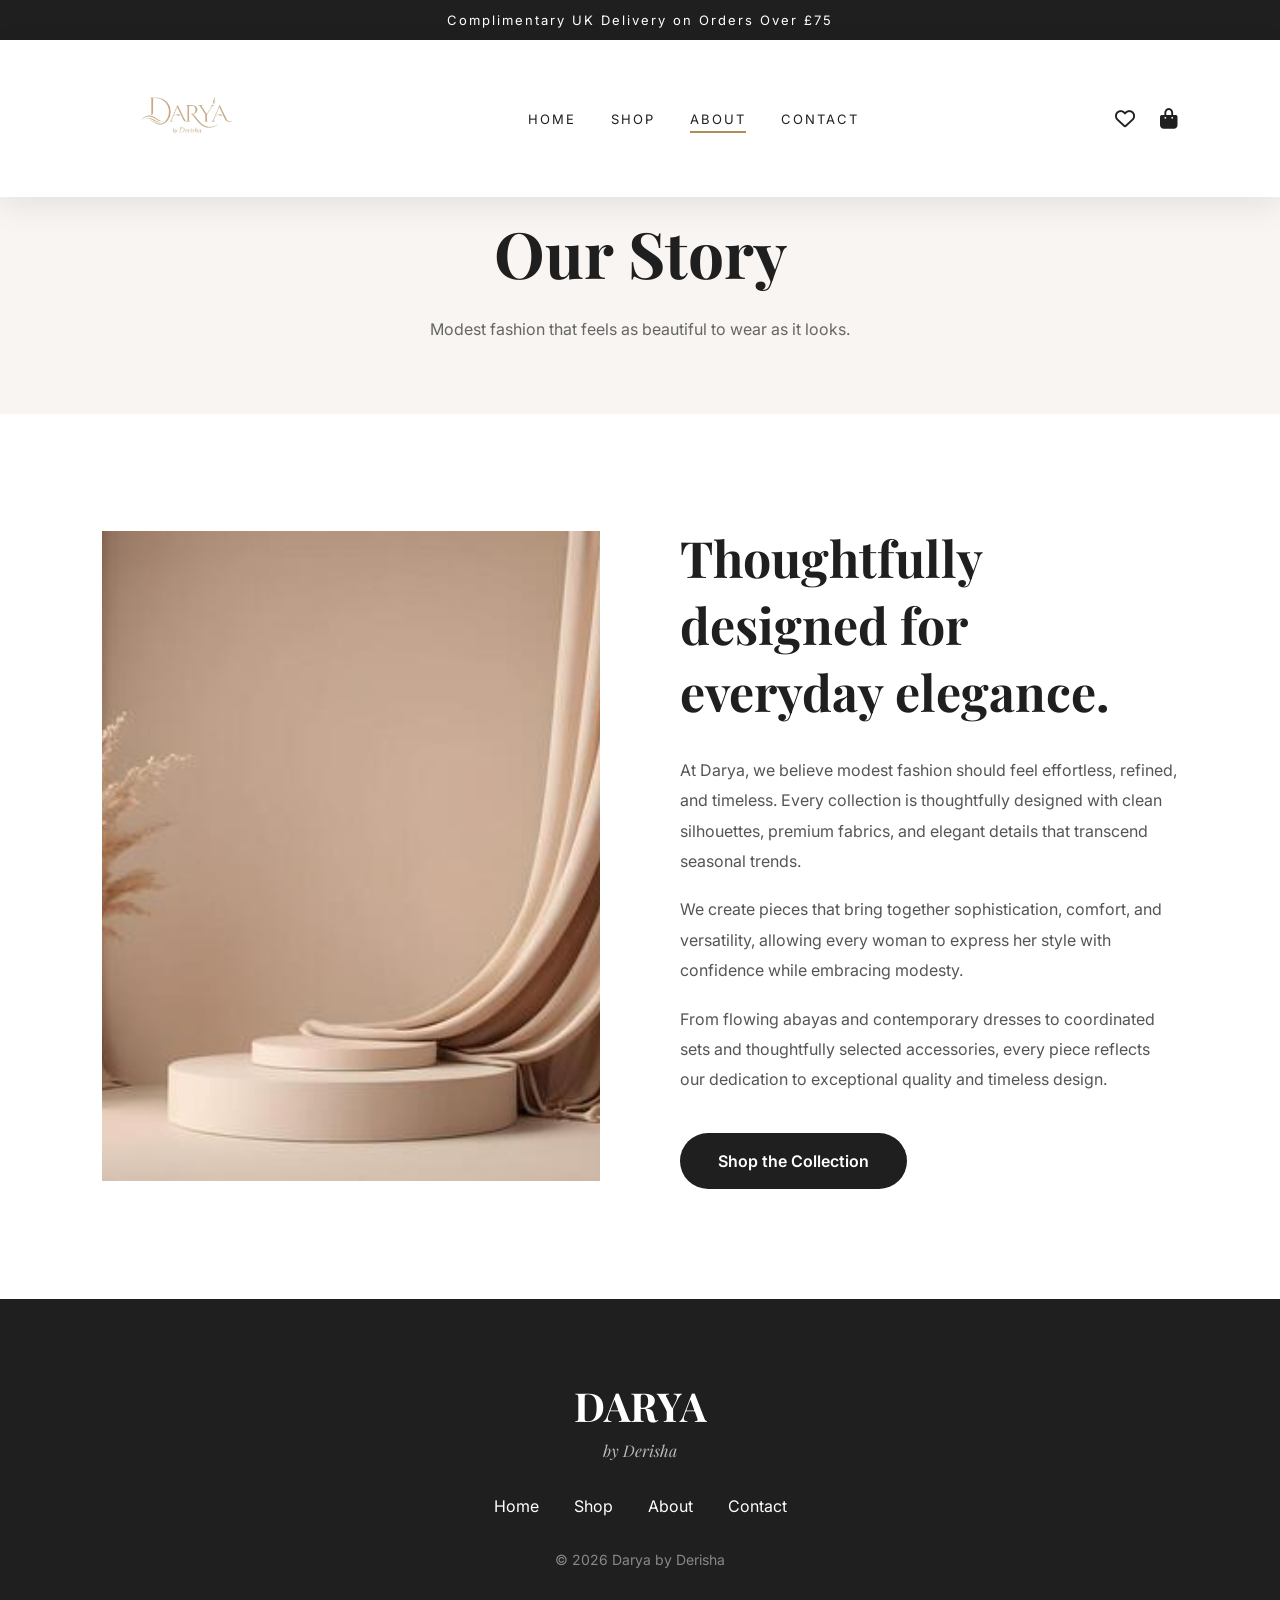
<file: about.html>
<!DOCTYPE html>
<html lang="en">
<head>
<meta charset="UTF-8">
<meta name="viewport" content="width=device-width, initial-scale=1.0">
<title>About | DARYA by Derisha</title>
<link rel="preconnect" href="https://fonts.googleapis.com">
<link rel="preconnect" href="https://fonts.gstatic.com" crossorigin>
<link href="https://fonts.googleapis.com/css2?family=Inter:wght@300;400;500;600&family=Playfair+Display:wght@500;600;700&display=swap" rel="stylesheet">
<link rel="stylesheet" href="https://cdnjs.cloudflare.com/ajax/libs/font-awesome/6.6.0/css/all.min.css">
<link rel="stylesheet" href="style.css">
</head>
<body data-solid>

<section class="page-hero">
  <h1>Our Story</h1>
  <p>Modest fashion that feels as beautiful to wear as it looks.</p>
</section>

<section class="section white story">
  <div><img src="images/brand-story.jpg" alt="Darya"></div>
  <div>
    <h2>Thoughtfully designed for everyday elegance.</h2>
    <div class="story-text">
      <p>At Darya, we believe modest fashion should feel effortless, refined, and timeless. Every collection is thoughtfully designed with clean silhouettes, premium fabrics, and elegant details that transcend seasonal trends.</p>
      <p>We create pieces that bring together sophistication, comfort, and versatility, allowing every woman to express her style with confidence while embracing modesty.</p>
      <p>From flowing abayas and contemporary dresses to coordinated sets and thoughtfully selected accessories, every piece reflects our dedication to exceptional quality and timeless design.</p>
    </div>
    <a href="shop.html" class="button dark">Shop the Collection</a>
  </div>
</section>

<script src="script.js"></script>
</body>
</html>
</file>
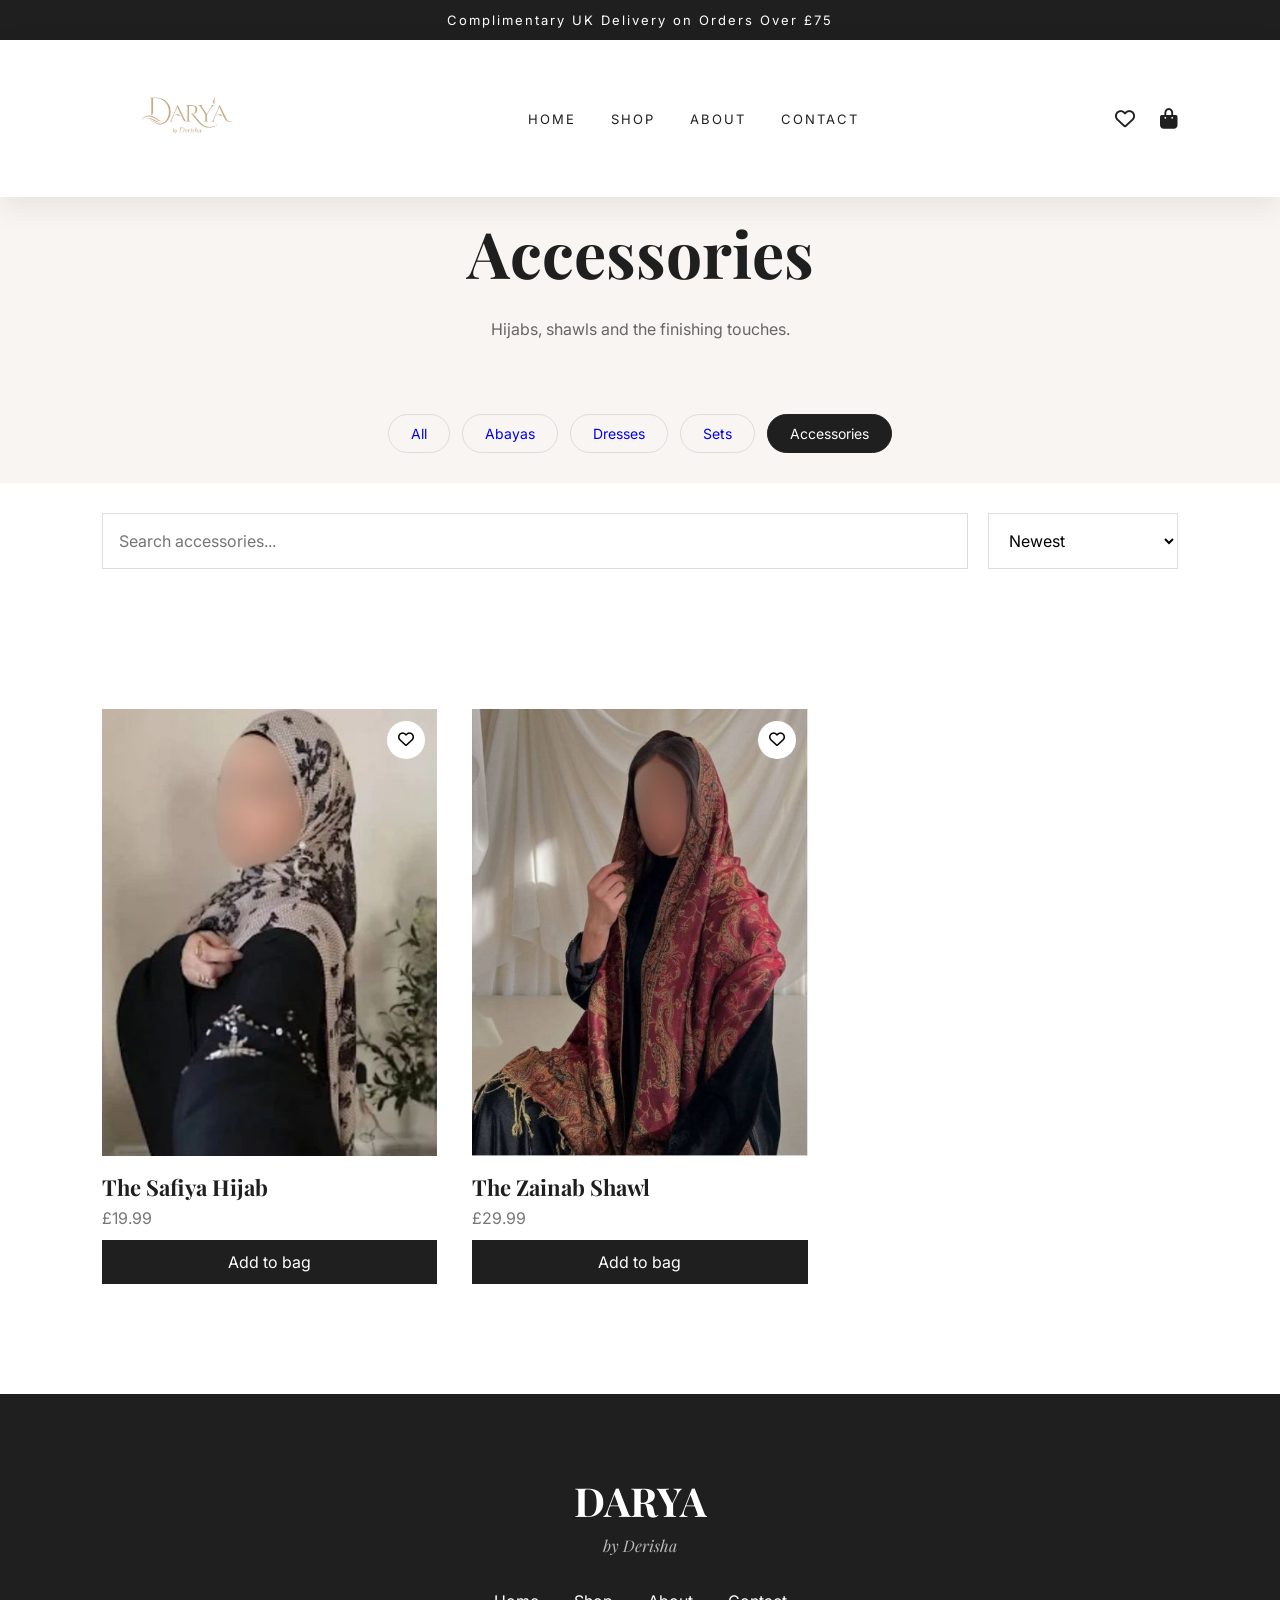
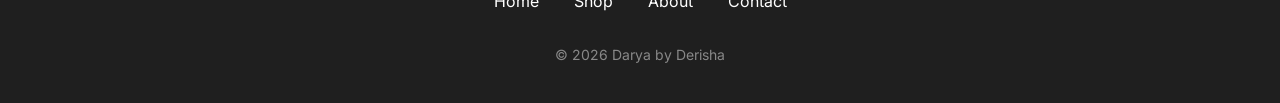
<file: accessories.html>
<!DOCTYPE html>
<html lang="en"><head><meta charset="UTF-8"><meta name="viewport" content="width=device-width, initial-scale=1.0"><title>Accessories | DARYA by Derisha</title>
<link href="https://fonts.googleapis.com/css2?family=Inter:wght@300;400;500;600&family=Playfair+Display:wght@500;600;700&display=swap" rel="stylesheet">
<link rel="stylesheet" href="https://cdnjs.cloudflare.com/ajax/libs/font-awesome/6.6.0/css/all.min.css">
<link rel="stylesheet" href="style.css"></head>
<body data-solid data-category="accessories" data-title="Accessories" data-blurb="Hijabs, shawls and the finishing touches.">
<script src="script.js"></script>
</body></html>
</file>
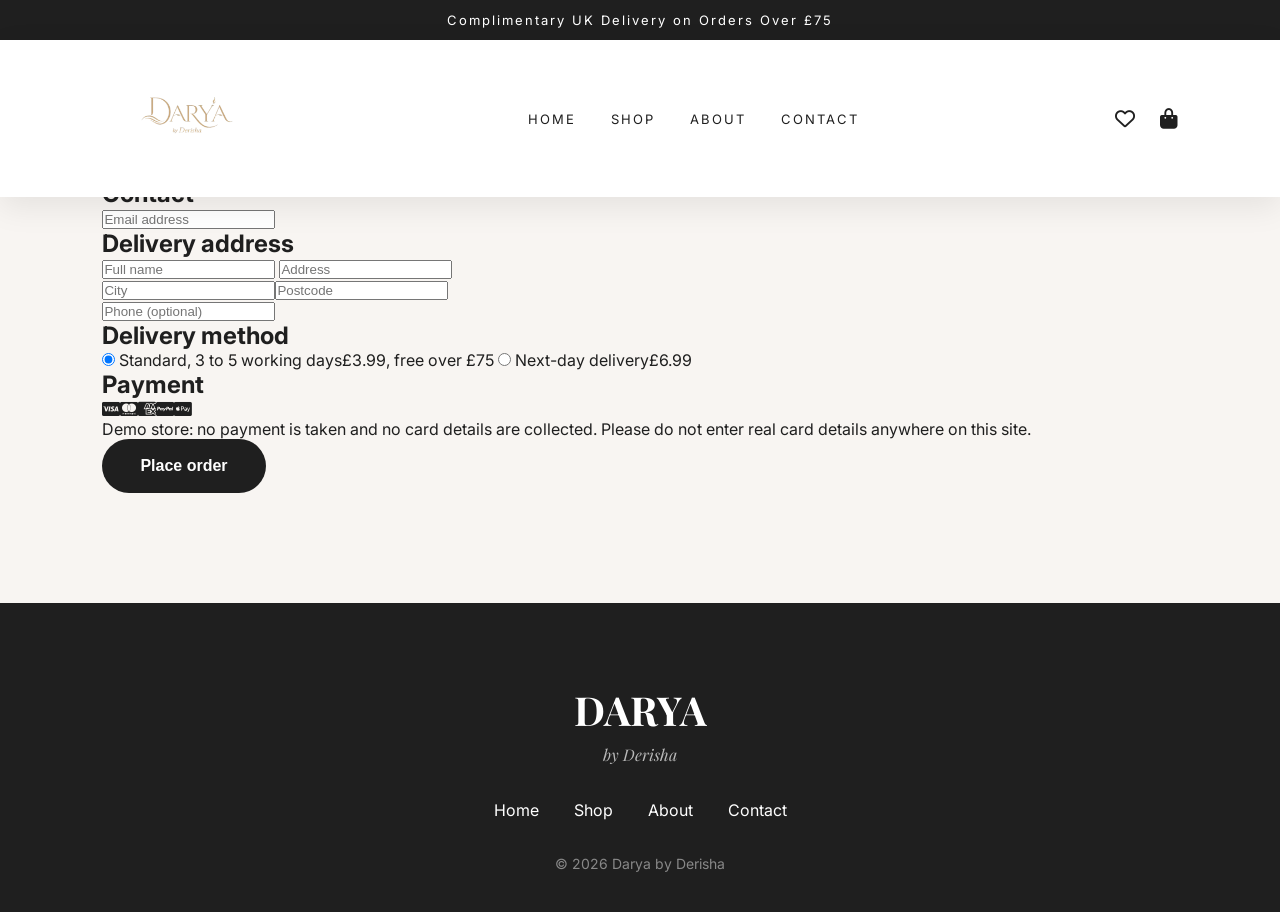
<file: checkout.html>
<!DOCTYPE html>
<html lang="en"><head><meta charset="UTF-8"><meta name="viewport" content="width=device-width, initial-scale=1.0"><title>Checkout | DARYA by Derisha</title>
<link href="https://fonts.googleapis.com/css2?family=Inter:wght@300;400;500;600&family=Playfair+Display:wght@500;600;700&display=swap" rel="stylesheet">
<link rel="stylesheet" href="https://cdnjs.cloudflare.com/ajax/libs/font-awesome/6.6.0/css/all.min.css">
<link rel="stylesheet" href="style.css"></head>
<body data-solid>
<section class="section checkout-wrap">
  <form id="co" class="co-form">
    <h1>Checkout</h1>
    <h2>Contact</h2>
    <input type="email" name="email" placeholder="Email address" aria-label="Email address" required>
    <h2>Delivery address</h2>
    <input type="text" placeholder="Full name" aria-label="Full name" required>
    <input type="text" placeholder="Address" aria-label="Address" required>
    <div class="two"><input type="text" placeholder="City" aria-label="City" required><input type="text" placeholder="Postcode" aria-label="Postcode" required></div>
    <input type="tel" placeholder="Phone (optional)" aria-label="Phone">
    <h2>Delivery method</h2>
    <label class="opt"><span><input type="radio" name="ship" value="standard" checked> Standard, 3 to 5 working days</span><span>£3.99, free over £75</span></label>
    <label class="opt"><span><input type="radio" name="ship" value="express"> Next-day delivery</span><span>£6.99</span></label>
    <h2>Payment</h2>
    <div class="pay-box">
      <span class="pay"><i class="fa-brands fa-cc-visa"></i><i class="fa-brands fa-cc-mastercard"></i><i class="fa-brands fa-cc-amex"></i><i class="fa-brands fa-cc-paypal"></i><i class="fa-brands fa-cc-apple-pay"></i></span>
      <p>Demo store: no payment is taken and no card details are collected. Please do not enter real card details anywhere on this site.</p>
    </div>
    <button class="button dark" type="submit">Place order</button>
  </form>
  <aside id="summary" aria-live="polite"></aside>
</section>
<script src="script.js"></script>
<script src="checkout.js"></script>
</body></html>
</file>
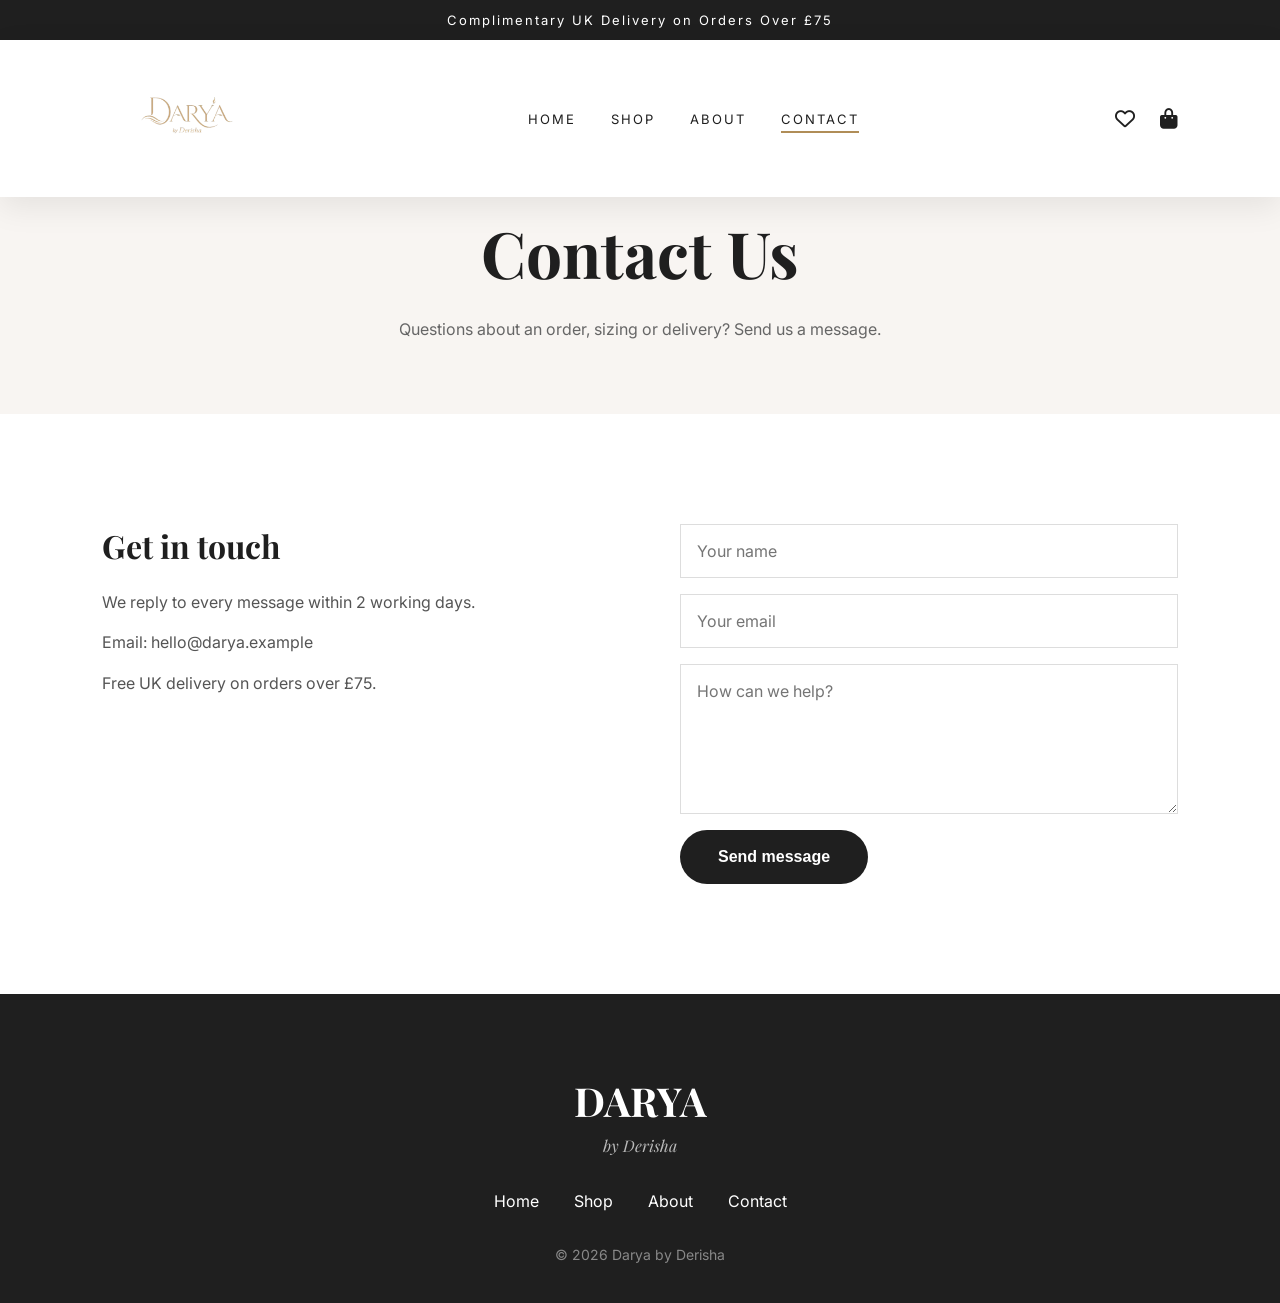
<file: contact.html>
<!DOCTYPE html>
<html lang="en">
<head>
<meta charset="UTF-8">
<meta name="viewport" content="width=device-width, initial-scale=1.0">
<title>Contact | DARYA by Derisha</title>
<link rel="preconnect" href="https://fonts.googleapis.com">
<link rel="preconnect" href="https://fonts.gstatic.com" crossorigin>
<link href="https://fonts.googleapis.com/css2?family=Inter:wght@300;400;500;600&family=Playfair+Display:wght@500;600;700&display=swap" rel="stylesheet">
<link rel="stylesheet" href="https://cdnjs.cloudflare.com/ajax/libs/font-awesome/6.6.0/css/all.min.css">
<link rel="stylesheet" href="style.css">
</head>
<body data-solid>

<section class="page-hero">
  <h1>Contact Us</h1>
  <p>Questions about an order, sizing or delivery? Send us a message.</p>
</section>

<section class="section white">
  <div class="contact-wrap">
    <div>
      <h2>Get in touch</h2>
      <p>We reply to every message within 2 working days.</p>
      <p>Email: hello@darya.example</p>
      <p>Free UK delivery on orders over £75.</p>
    </div>
    <form class="contact-form">
      <input type="text" placeholder="Your name" aria-label="Your name" required>
      <input type="email" placeholder="Your email" aria-label="Your email" required>
      <textarea placeholder="How can we help?" aria-label="Message" required></textarea>
      <button type="submit" class="button dark">Send message</button>
    </form>
  </div>
</section>

<script src="script.js"></script>
</body>
</html>
</file>
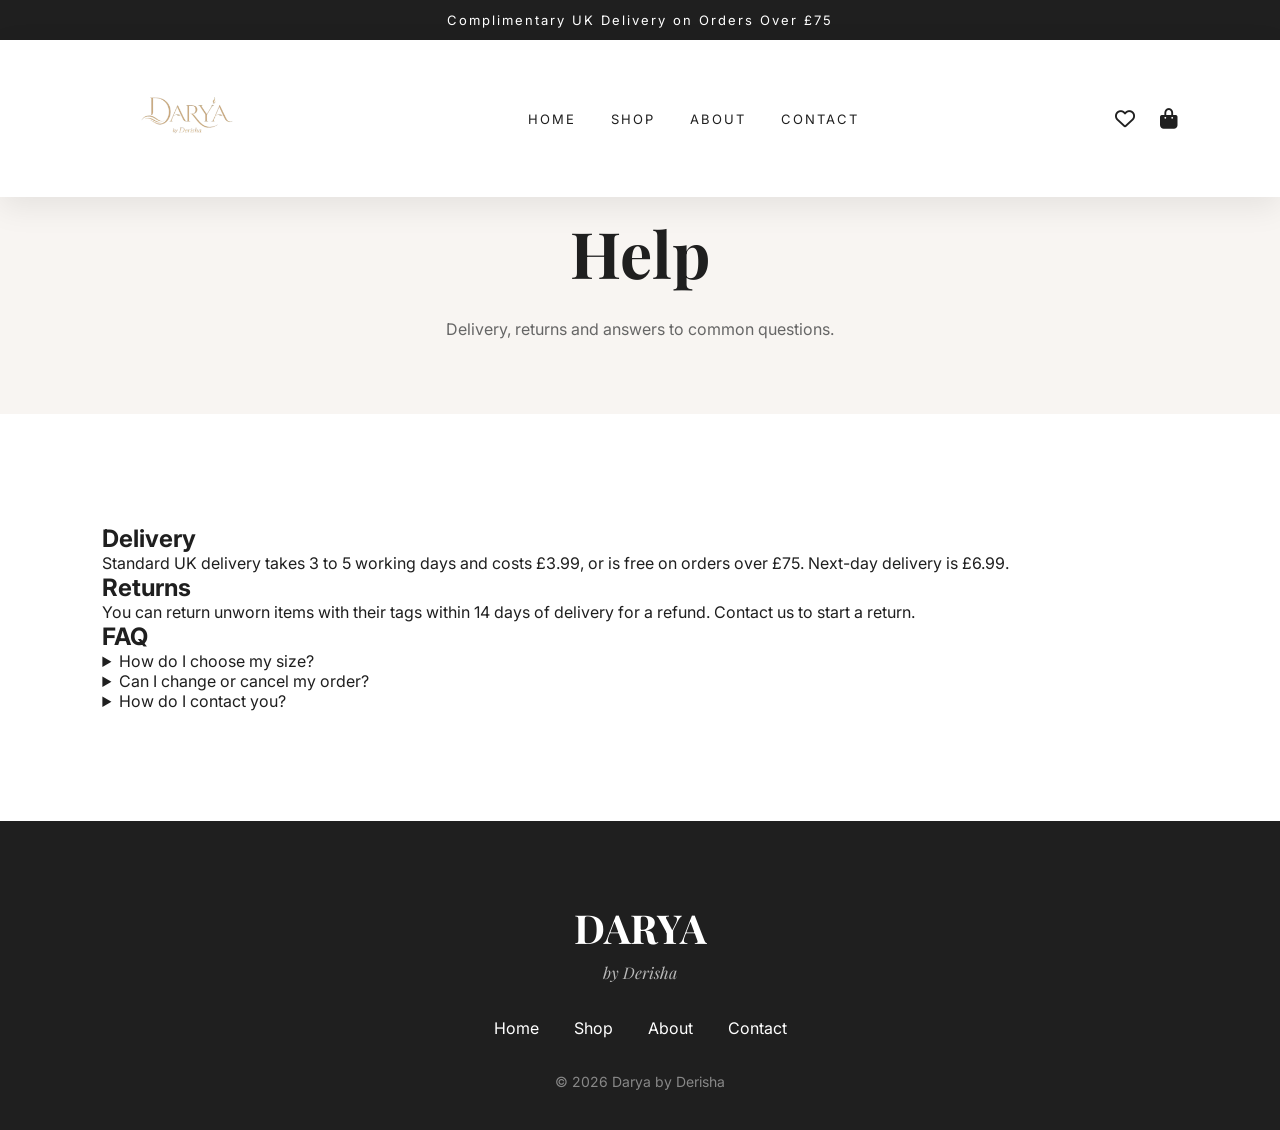
<file: help.html>
<!DOCTYPE html>
<html lang="en"><head><meta charset="UTF-8"><meta name="viewport" content="width=device-width, initial-scale=1.0"><title>Help | DARYA by Derisha</title>
<link href="https://fonts.googleapis.com/css2?family=Inter:wght@300;400;500;600&family=Playfair+Display:wght@500;600;700&display=swap" rel="stylesheet">
<link rel="stylesheet" href="https://cdnjs.cloudflare.com/ajax/libs/font-awesome/6.6.0/css/all.min.css">
<link rel="stylesheet" href="style.css"></head>
<body data-solid>
<section class="page-hero"><h1>Help</h1><p>Delivery, returns and answers to common questions.</p></section>
<section class="section white"><div class="faq">
  <h2 id="delivery">Delivery</h2>
  <p>Standard UK delivery takes 3 to 5 working days and costs £3.99, or is free on orders over £75. Next-day delivery is £6.99.</p>
  <h2 id="returns">Returns</h2>
  <p>You can return unworn items with their tags within 14 days of delivery for a refund. Contact us to start a return.</p>
  <h2 id="faq">FAQ</h2>
  <details><summary>How do I choose my size?</summary><p>Pick your usual size on the product page. If you are between sizes, we suggest sizing up for a more relaxed fit.</p></details>
  <details><summary>Can I change or cancel my order?</summary><p>Contact us as soon as possible and we will do our best to help before it ships.</p></details>
  <details><summary>How do I contact you?</summary><p>Use the <a href="contact.html">contact page</a> and we will reply within 2 working days.</p></details>
</div></section>
<script src="script.js"></script>
</body></html>
</file>
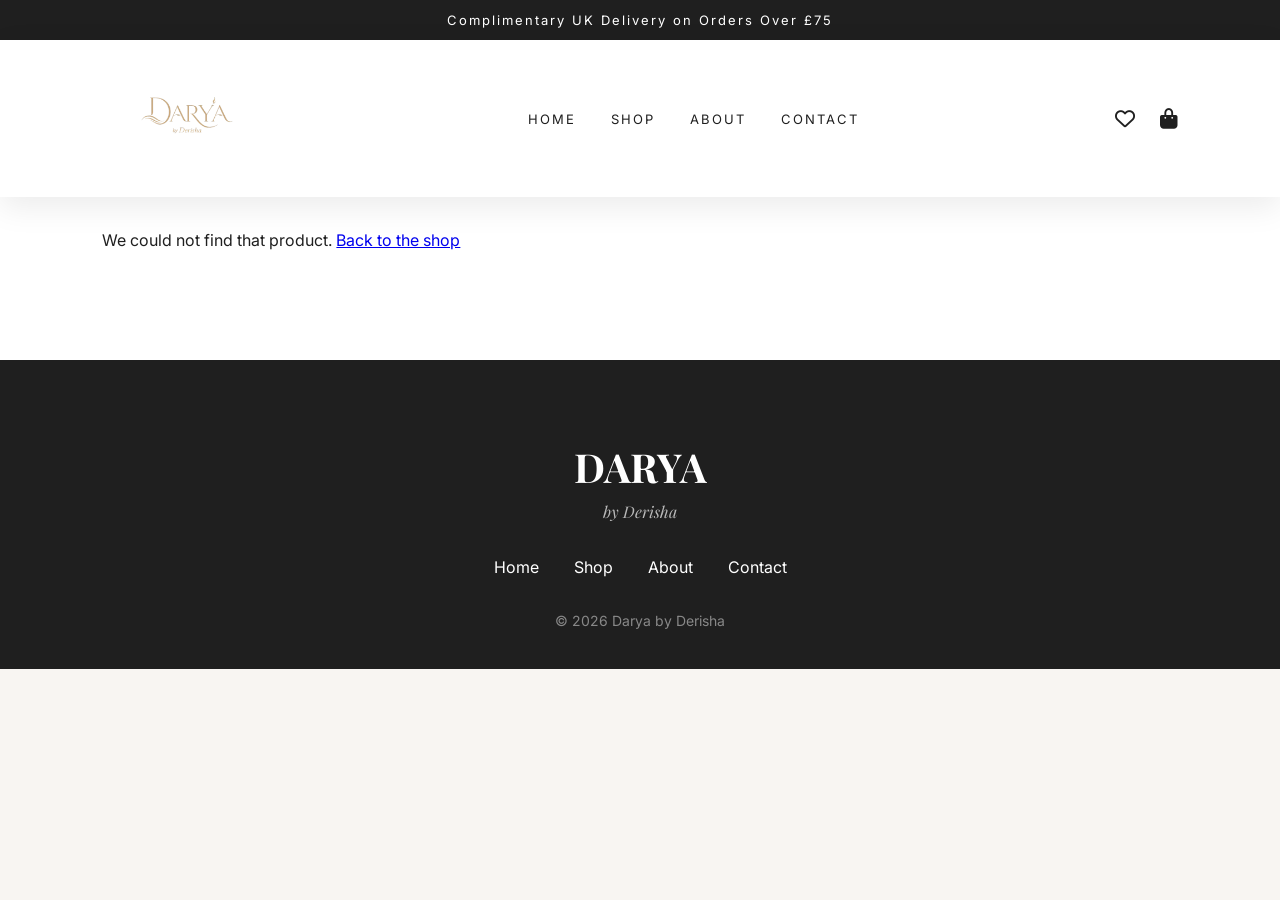
<file: product.html>
<!DOCTYPE html>
<html lang="en"><head><meta charset="UTF-8"><meta name="viewport" content="width=device-width, initial-scale=1.0"><title>Product | DARYA by Derisha</title>
<link href="https://fonts.googleapis.com/css2?family=Inter:wght@300;400;500;600&family=Playfair+Display:wght@500;600;700&display=swap" rel="stylesheet">
<link rel="stylesheet" href="https://cdnjs.cloudflare.com/ajax/libs/font-awesome/6.6.0/css/all.min.css">
<link rel="stylesheet" href="style.css"></head>
<body data-solid data-product>

<script src="script.js"></script>
</body></html>
</file>
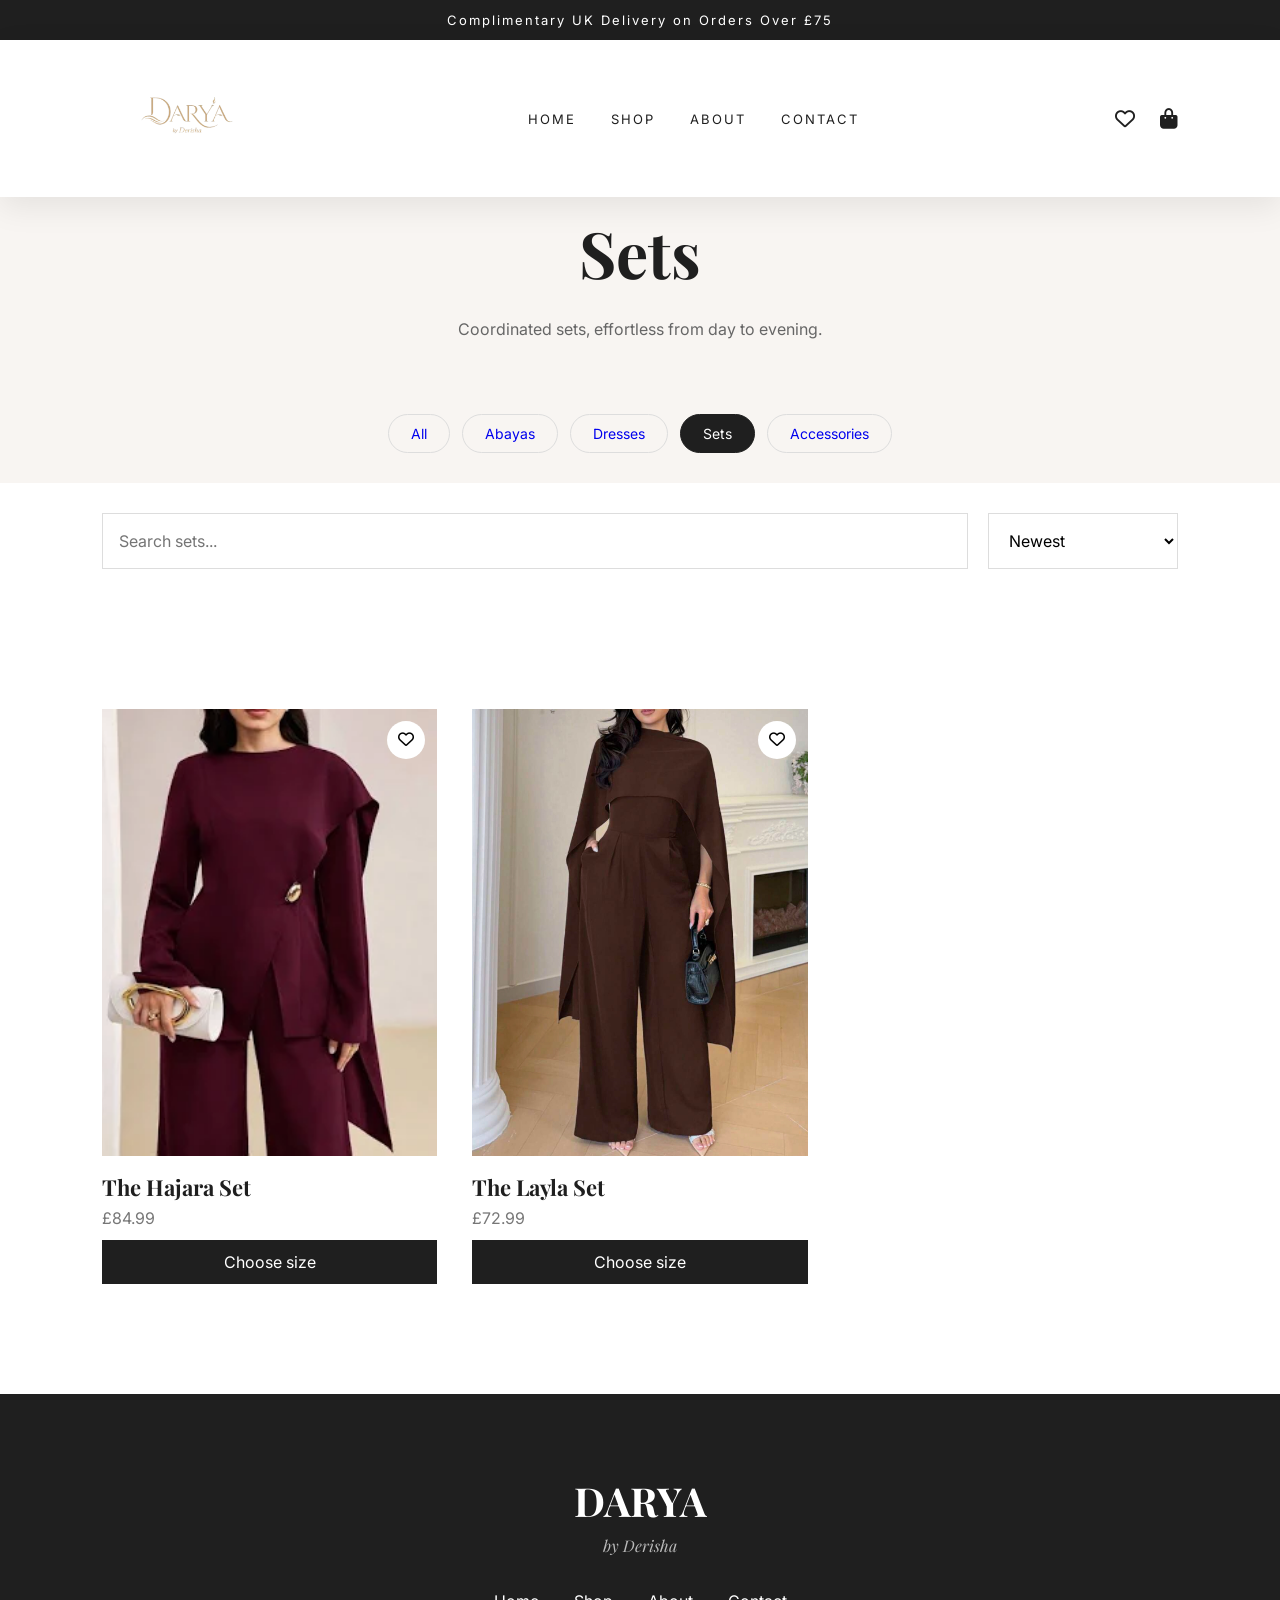
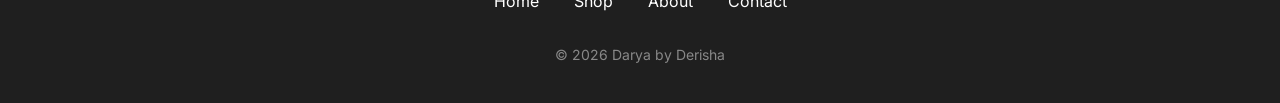
<file: sets.html>
<!DOCTYPE html>
<html lang="en"><head><meta charset="UTF-8"><meta name="viewport" content="width=device-width, initial-scale=1.0"><title>Sets | DARYA by Derisha</title>
<link href="https://fonts.googleapis.com/css2?family=Inter:wght@300;400;500;600&family=Playfair+Display:wght@500;600;700&display=swap" rel="stylesheet">
<link rel="stylesheet" href="https://cdnjs.cloudflare.com/ajax/libs/font-awesome/6.6.0/css/all.min.css">
<link rel="stylesheet" href="style.css"></head>
<body data-solid data-category="sets" data-title="Sets" data-blurb="Coordinated sets, effortless from day to evening.">
<script src="script.js"></script>
</body></html>
</file>
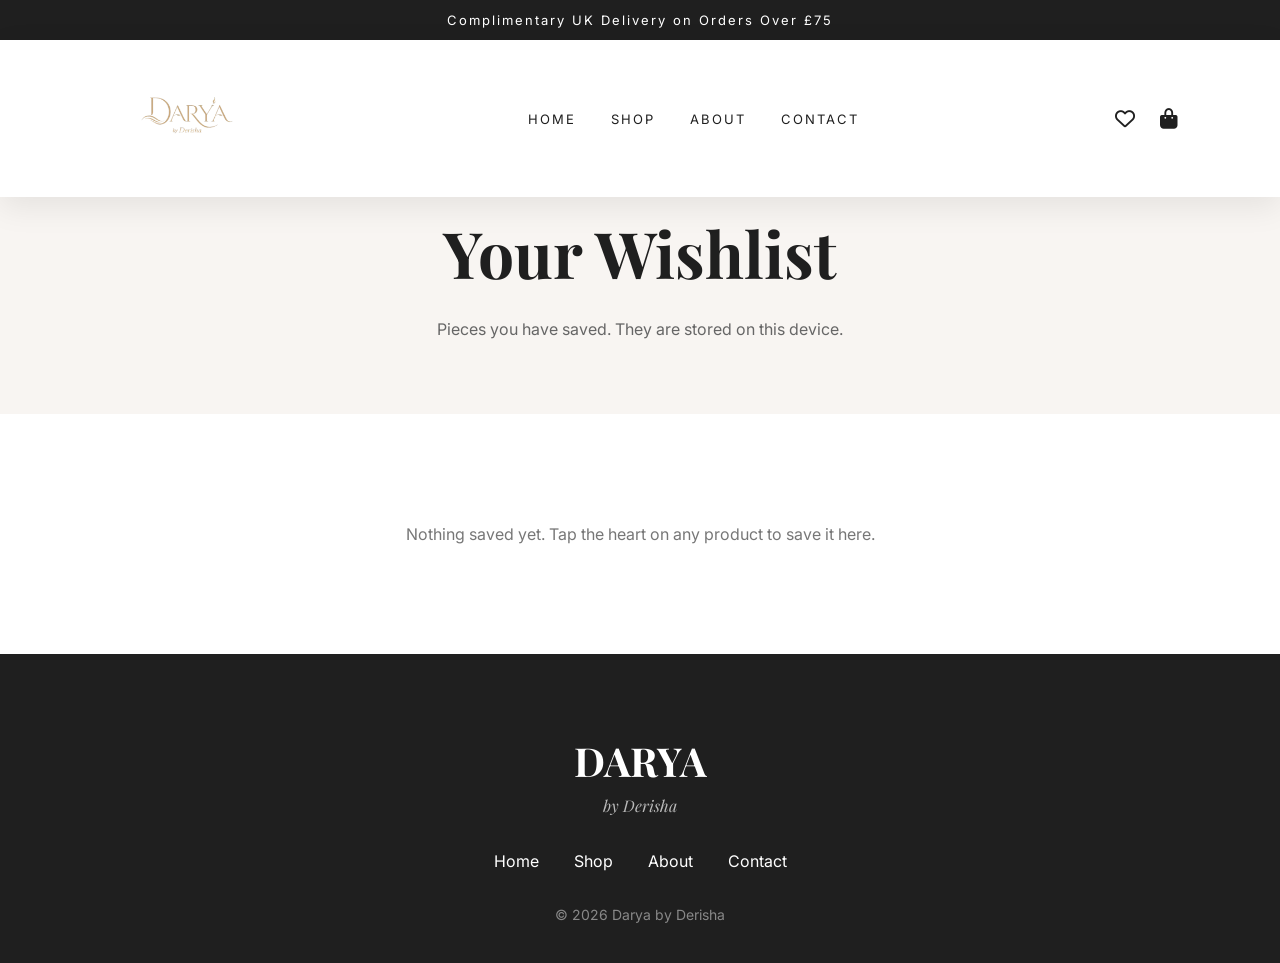
<file: wishlist.html>
<!DOCTYPE html>
<html lang="en"><head><meta charset="UTF-8"><meta name="viewport" content="width=device-width, initial-scale=1.0"><title>Wishlist | DARYA by Derisha</title>
<link href="https://fonts.googleapis.com/css2?family=Inter:wght@300;400;500;600&family=Playfair+Display:wght@500;600;700&display=swap" rel="stylesheet">
<link rel="stylesheet" href="https://cdnjs.cloudflare.com/ajax/libs/font-awesome/6.6.0/css/all.min.css">
<link rel="stylesheet" href="style.css"></head>
<body data-solid data-wishlist>
<section class="page-hero"><h1>Your Wishlist</h1><p>Pieces you have saved. They are stored on this device.</p></section>
<section class="section white"><div class="product-grid" data-products=""></div></section>
<script src="script.js"></script>
</body></html>
</file>
<file: style.css>
/* DARYA by Derisha - main stylesheet */
:root{--ink:#1F1F1F;--gold:#B08D57;--cream:#F8F5F2;--muted:#777;--serif:"Playfair Display",serif}
*{margin:0;padding:0;box-sizing:border-box}
html{scroll-behavior:smooth}
body{font-family:Inter,sans-serif;background:var(--cream);color:var(--ink);overflow-x:hidden}
img{display:block;max-width:100%}
:focus-visible{outline:2px solid var(--gold);outline-offset:3px}

/* announcement + header */
.announcement{background:var(--ink);color:#fff;text-align:center;height:40px;line-height:40px;font-size:13px;letter-spacing:2px}
header{position:fixed;top:40px;left:0;width:100%;display:flex;justify-content:space-between;align-items:center;gap:20px;padding:22px 8%;z-index:1000;transition:.4s}
header.scrolled,header.solid{background:#fff;box-shadow:0 10px 30px rgba(0,0,0,.08)}
header.scrolled{top:0;padding:14px 8%}
.logo-image{width:170px;height:auto;transition:.35s}
header.scrolled .logo-image{width:130px}
nav{display:flex;gap:35px}
nav a,.header-icons a{color:#fff;text-decoration:none;transition:.3s}
header.scrolled a,header.solid a{color:var(--ink)}
nav a{letter-spacing:2px;text-transform:uppercase;font-size:13px;position:relative}
nav a::after{content:"";position:absolute;left:0;bottom:-6px;width:0;height:2px;background:var(--gold);transition:.35s}
nav a:hover::after,nav a.active::after{width:100%}
.header-icons{display:flex;gap:25px;font-size:20px}
header .header-icons a:hover{color:var(--gold)}

/* hero */
.hero{position:relative;height:calc(100vh - 40px);min-height:520px}
.hero-image{width:100%;height:100%;object-fit:cover}
.overlay{position:absolute;inset:0;background:rgba(0,0,0,.35)}
.hero-content{position:absolute;top:50%;left:8%;right:8%;transform:translateY(-50%);color:#fff;max-width:650px}
.small-text{letter-spacing:4px;font-size:13px;margin-bottom:20px}
.hero h1{font-family:var(--serif);font-size:clamp(42px,7vw,72px);line-height:1.1;margin-bottom:25px}
.hero p:not(.small-text){font-size:18px;line-height:1.8;margin-bottom:35px}

/* buttons */
.button{display:inline-flex;align-items:center;gap:10px;background:#fff;color:var(--ink);text-decoration:none;padding:18px 38px;border-radius:50px;font-weight:600;border:none;cursor:pointer;font-size:16px;transition:.35s}
.button:hover{background:var(--gold);color:#fff;transform:translateY(-4px)}
.button.dark{background:var(--ink);color:#fff}

/* sections */
.section{padding:110px 8%}
.section.white{background:#fff}
.section-title{text-align:center;margin-bottom:60px}
.section-title p,.story-small{letter-spacing:4px;color:#888;font-size:13px;margin-bottom:12px}
.section-title h2,.story h2{font-family:var(--serif);font-size:clamp(32px,5vw,48px)}

/* collections */
.collection-grid{display:grid;grid-template-columns:repeat(2,1fr);gap:30px}
.collection-card{position:relative;display:block;overflow:hidden;border-radius:8px;color:#fff;text-decoration:none}
.collection-card::after{content:"";position:absolute;inset:0;background:linear-gradient(transparent 50%,rgba(0,0,0,.55))}
.collection-card img{width:100%;height:520px;object-fit:cover;transition:.6s}
.collection-card:hover img{transform:scale(1.06)}
.collection-text{position:absolute;left:30px;bottom:30px;z-index:1}
.collection-text h3{font-family:var(--serif);font-size:36px}

/* products */
.product-grid{display:grid;grid-template-columns:repeat(auto-fill,minmax(250px,1fr));gap:35px}
.thumb{position:relative;overflow:hidden;aspect-ratio:3/4;background:#eee}
.thumb img{width:100%;height:100%;object-fit:cover;transition:.5s}
.product-card:hover .thumb img{transform:scale(1.05)}
.wish{position:absolute;top:12px;right:12px;width:38px;height:38px;border:none;border-radius:50%;background:#fff;cursor:pointer;font-size:16px;transition:.3s}
.wish:hover,.wish .fa-solid{color:var(--gold)}
.product-card h3{font-family:var(--serif);font-size:22px;margin-top:16px}
.product-card p{color:var(--muted);margin-top:6px}
.empty{grid-column:1/-1;text-align:center;color:var(--muted)}

/* story / about */
.story{display:grid;grid-template-columns:1fr 1fr;gap:80px;align-items:center}
.story img{width:100%;height:650px;object-fit:cover}
.story h2{margin-bottom:30px;font-size:clamp(32px,4.5vw,50px)}
.story-text p{color:#555;line-height:1.9;margin-bottom:18px}
.story .button{margin-top:20px}

/* inner pages */
.page-hero{padding:170px 8% 70px;text-align:center}
.page-hero h1{font-family:var(--serif);font-size:clamp(40px,6vw,64px);margin-bottom:20px}
.page-hero p{max-width:650px;margin:auto;line-height:1.8;color:#666}
.shop-toolbar{display:flex;gap:20px;flex-wrap:wrap;padding:30px 8%;background:#fff}
.shop-toolbar input,.shop-toolbar select,.contact-form input,.contact-form textarea{padding:16px;border:1px solid #ddd;font:inherit;background:#fff}
.shop-toolbar input{flex:1;min-width:240px}
.contact-wrap{display:grid;grid-template-columns:1fr 1fr;gap:80px}
.contact-wrap h2{font-family:var(--serif);font-size:32px;margin-bottom:20px}
.contact-wrap p{color:#555;line-height:1.9;margin-bottom:10px}
.contact-form{display:grid;gap:16px}
.contact-form textarea{min-height:150px;resize:vertical}
.contact-form .button{justify-self:start}

/* footer */
footer{background:var(--ink);color:#fff;text-align:center;padding:80px 8% 40px}
footer h2{font-family:var(--serif);font-size:40px}
.footer-sig{font-family:var(--serif);font-style:italic;color:#b9b9b9;margin-top:8px}
.footer-links{display:flex;justify-content:center;gap:35px;margin:35px 0;flex-wrap:wrap}
.footer-links a{color:#fff;text-decoration:none}
.footer-links a:hover{color:var(--gold)}
.copyright{color:#888;font-size:14px}

@media(max-width:900px){
header{flex-wrap:wrap;padding:14px 5%}
header.scrolled{padding:10px 5%}
.logo-image{width:120px}
header.scrolled .logo-image{width:100px}
nav{order:3;width:100%;justify-content:center;gap:18px}
.section{padding:80px 6%}
.collection-grid,.story,.contact-wrap{grid-template-columns:1fr}
.story,.contact-wrap{gap:40px}
.collection-card img{height:420px}
.story img{height:420px}
.page-hero{padding-top:190px}
}
@media(prefers-reduced-motion:reduce){*{transition:none!important;scroll-behavior:auto!important}}

/* bag */
.header-icons a{position:relative}
#count{position:absolute;top:-8px;right:-10px;min-width:18px;height:18px;border-radius:9px;background:var(--gold);color:#fff;font-size:11px;line-height:18px;text-align:center;padding:0 4px}
#count:empty{display:none}
.add{margin-top:12px;width:100%;padding:12px;background:var(--ink);color:#fff;border:none;cursor:pointer;font:inherit;transition:.3s}
.add:hover{background:var(--gold)}
#scrim{position:fixed;inset:0;background:rgba(0,0,0,.45);opacity:0;pointer-events:none;transition:.3s;z-index:1500}
#drawer{position:fixed;top:0;right:0;height:100%;width:min(420px,100%);background:#fff;z-index:1600;transform:translateX(100%);transition:.35s;display:flex;flex-direction:column}
.cart-open{overflow:hidden}
.cart-open #scrim{opacity:1;pointer-events:auto}
.cart-open #drawer{transform:none}
.drawer-head,.drawer-foot{padding:22px 26px}
.drawer-head{display:flex;justify-content:space-between;align-items:center;border-bottom:1px solid #eee}
.drawer-head h3{font-family:var(--serif);font-size:24px}
.drawer-head button,.line>button,.qty button{background:none;border:none;cursor:pointer;font-size:18px}
.ship{background:var(--cream);padding:12px 26px;font-size:14px}
.drawer-items{flex:1;overflow:auto;padding:10px 26px}
.line{display:flex;gap:14px;padding:16px 0;border-bottom:1px solid #eee}
.line img{width:70px;height:94px;object-fit:cover}
.line>div{flex:1}
.line h4{font-family:var(--serif);font-size:17px}
.line p{color:var(--muted);margin:4px 0 8px}
.qty{display:flex;align-items:center;gap:12px}
.qty button{border:1px solid #ddd;width:28px;height:28px;font-size:16px}
.empty-bag{padding:30px 0;color:var(--muted)}
.drawer-foot{border-top:1px solid #eee}
.total{display:flex;justify-content:space-between;font-weight:600;margin-bottom:16px}
.drawer-foot .button{width:100%;justify-content:center}

/* category chips */
.cats{display:flex;gap:12px;flex-wrap:wrap;justify-content:center;padding:0 8% 30px}
.cats a{padding:10px 22px;border:1px solid #ddd;border-radius:50px;text-decoration:none;font-size:14px;transition:.3s}
.cats a:hover,.cats a.active{background:var(--ink);color:#fff;border-color:var(--ink)}

/* product page + wishlist */
#wcount{position:absolute;top:-8px;right:-10px;min-width:18px;height:18px;border-radius:9px;background:var(--gold);color:#fff;font-size:11px;line-height:18px;text-align:center;padding:0 4px}
#wcount:empty{display:none}
.thumb a{display:block;height:100%}
.product-card h3 a{color:inherit;text-decoration:none}
a.add{display:block;text-align:center;text-decoration:none}
.pdp{display:grid;grid-template-columns:1fr 1fr;gap:70px;padding-top:190px;background:#fff}
.pdp img{width:100%;aspect-ratio:3/4;object-fit:cover}
.pdp h1{font-family:var(--serif);font-size:clamp(32px,4vw,46px);margin:10px 0}
.back{color:var(--muted);text-decoration:none;font-size:14px}
.price{font-size:22px;margin-bottom:20px}
.desc{color:#555;line-height:1.9;max-width:480px;margin-bottom:28px}
.sizes{border:none;margin-bottom:28px}
.sizes legend{margin-bottom:10px;font-weight:600}
.sizes label{position:relative;display:inline-block;margin:0 8px 8px 0;cursor:pointer}
.sizes input{position:absolute;opacity:0}
.sizes span{display:inline-block;min-width:52px;padding:12px 0;text-align:center;border:1px solid #ddd;transition:.2s}
.sizes input:checked+span{background:var(--ink);color:#fff;border-color:var(--ink)}
.sizes input:focus-visible+span{outline:2px solid var(--gold);outline-offset:2px}
.sizes.error legend::after{content:" (required)";color:#b3261e}
.pdp-actions{display:flex;gap:14px;align-items:center}
.pdp-actions .button{flex:1;justify-content:center;max-width:320px}
.pdp-wish{position:static;border:1px solid #ddd;width:54px;height:54px}
@media(max-width:900px){.pdp{grid-template-columns:1fr;gap:30px;padding-top:200px}}
</file>
